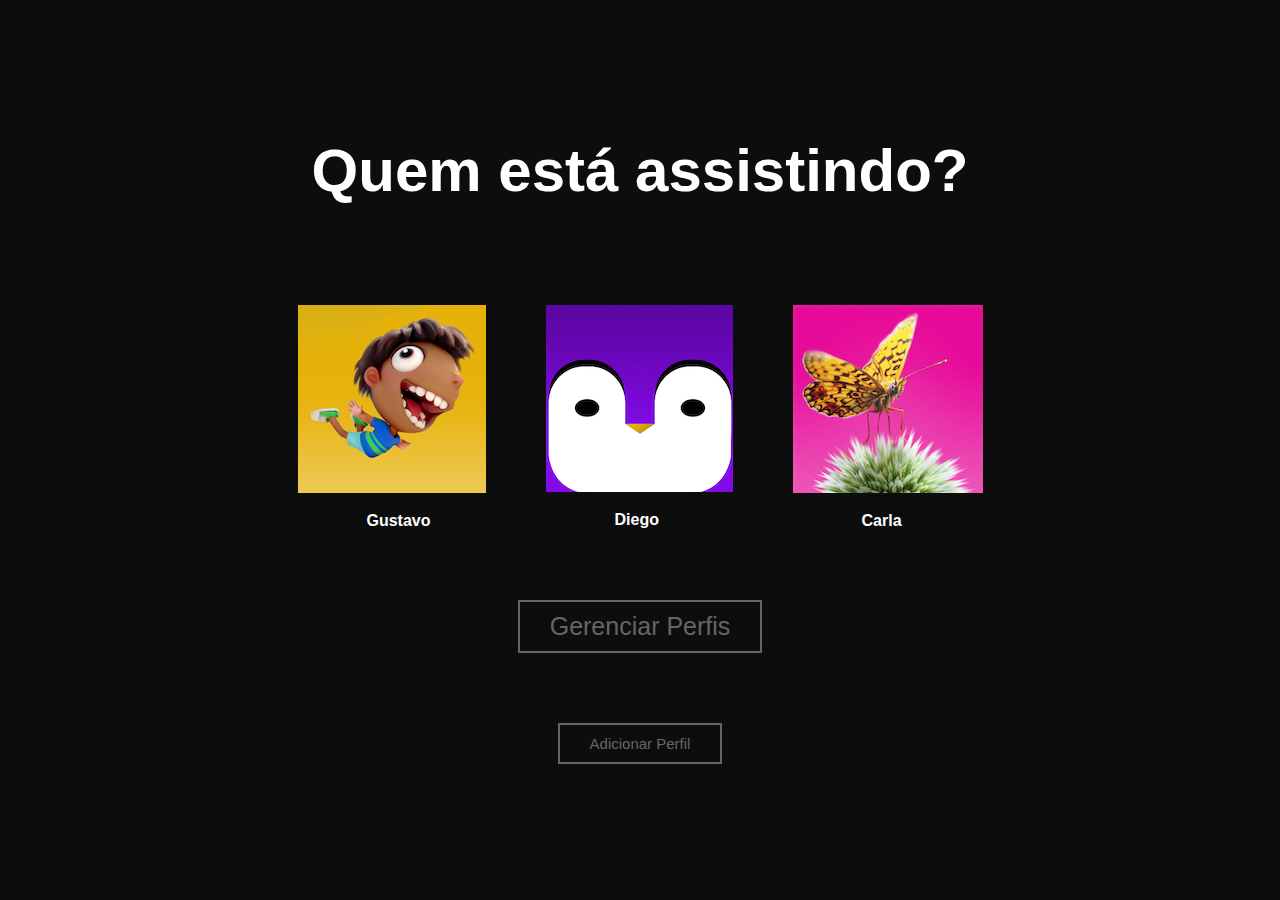
<file: index.html>
<!DOCTYPE html>
<html lang="pt-br">
<head>
    <meta charset="UTF-8">
    <meta name="viewport" content="width=device-width, initial-scale=1.0">
    <link rel="stylesheet" href="style.css">
    <title>Netflix</title>
</head>
<body>
        <div class="site">

            <div class="assistindo">
                <h1>Quem está assistindo?</h1>
            </div>

                <div class="fotoperfil">
                    <div class="perfil1">
                        <a href="perfishtml.html/perfil1.html">
                        <img src="assets/fotoperfil1.png" alt="Foto Perfil 1">
                        </a>
                        <p class="nome1">Gustavo</p>
                    </div>
                    <div class="perfil2">
                        <a href="perfishtml.html/perfil2.html">
                        <img src="assets/fotoperfil2.png" alt="Foto Perfil 2">
                        </a>
                        <p class="nome2">Diego</p>
                        
                    </div>
                    <div class="perfil3">
                        <a href="perfishtml.html/perfil3.html">
                        <img src="assets/fotoperfil3.png" alt="Foto Perfil 3">
                        </a>
                        <p class="nome3">Carla</p>
                        
                    </div>
                    <!-- <div class="nomesperfil">
                        
                        <p class="nome2">Diego</p>
                        <p class="nome3">Carla</p>
                    </div> -->
                </div>

                        <div class="gerenciar">
                            Gerenciar Perfis
                        </div>
                        <div class="adicionar">
                            Adicionar Perfil
                        </div>

        </div>
</body>
</html>
</file>
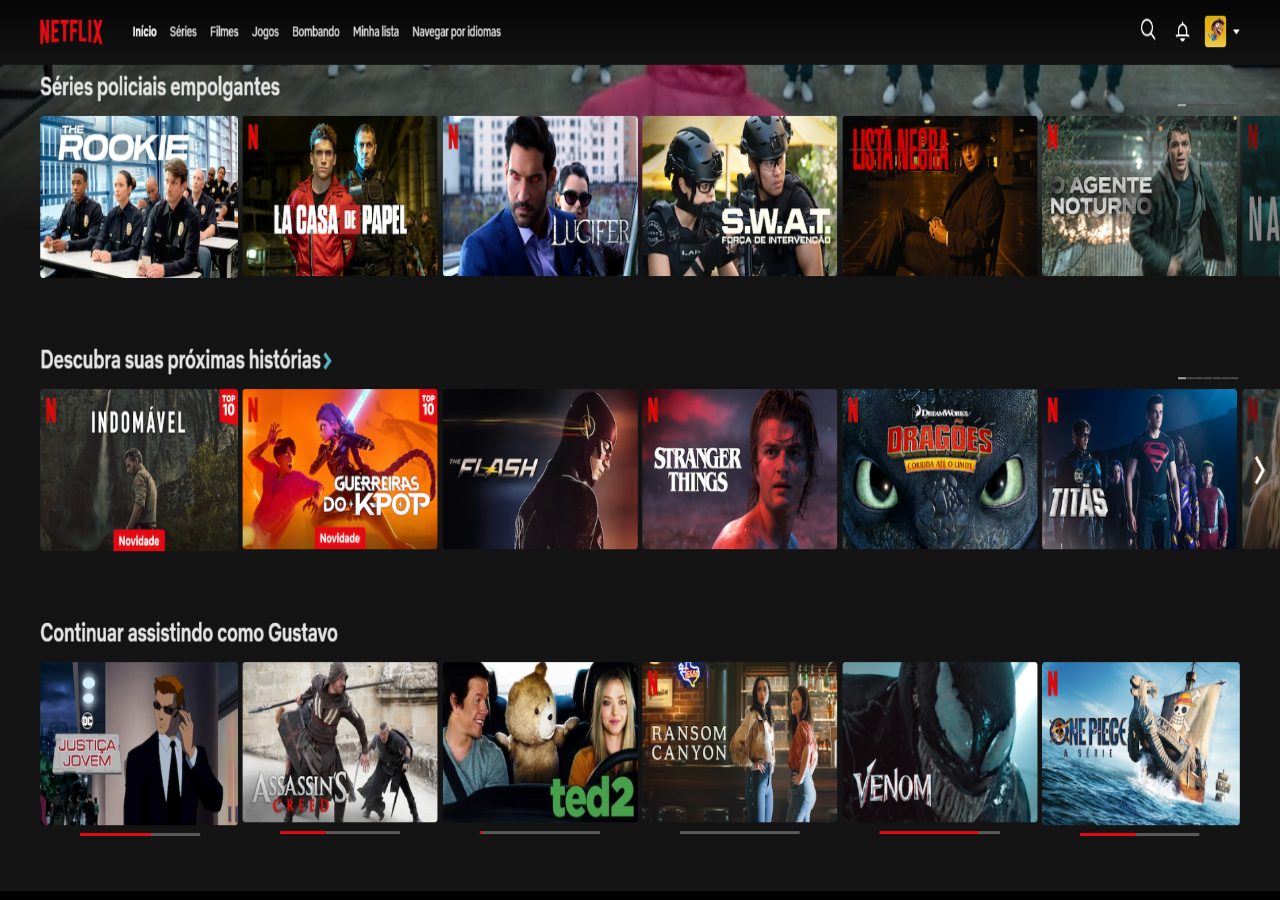
<file: perfishtml.html/perfil1.html>
<!DOCTYPE html>
<html lang="en">
<head>
    <meta charset="UTF-8">
    <meta name="viewport" content="width=device-width, initial-scale=1.0">
    <link rel="stylesheet" href="/perfilcss.css/perfil.css">
    <title>Netflix</title>
</head>
<body>
        <img class="img1" src="/assets/fotoperfil1Net.png" alt="Foto Netflix">
</body>
</html>
</file>
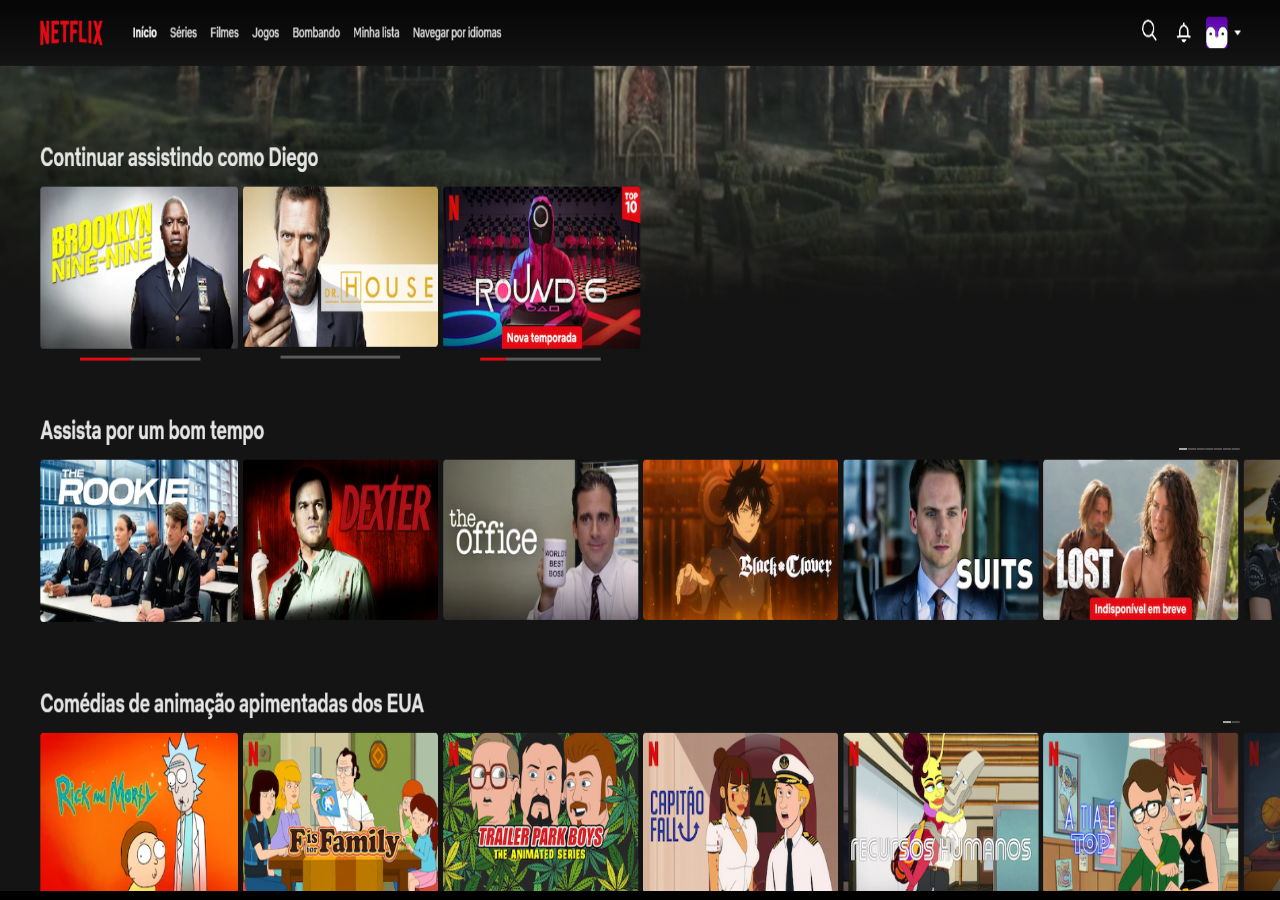
<file: perfishtml.html/perfil2.html>
<!DOCTYPE html>
<html lang="en">
<head>
    <meta charset="UTF-8">
    <meta name="viewport" content="width=device-width, initial-scale=1.0">
    <link rel="stylesheet" href="/perfilcss.css/perfil.css">
    <title>Netflix</title>
</head>
<body>
    <img src="/assets/fotoperfil2Net.png" alt="Foto Netflix 2">
</body>
</html>
</file>
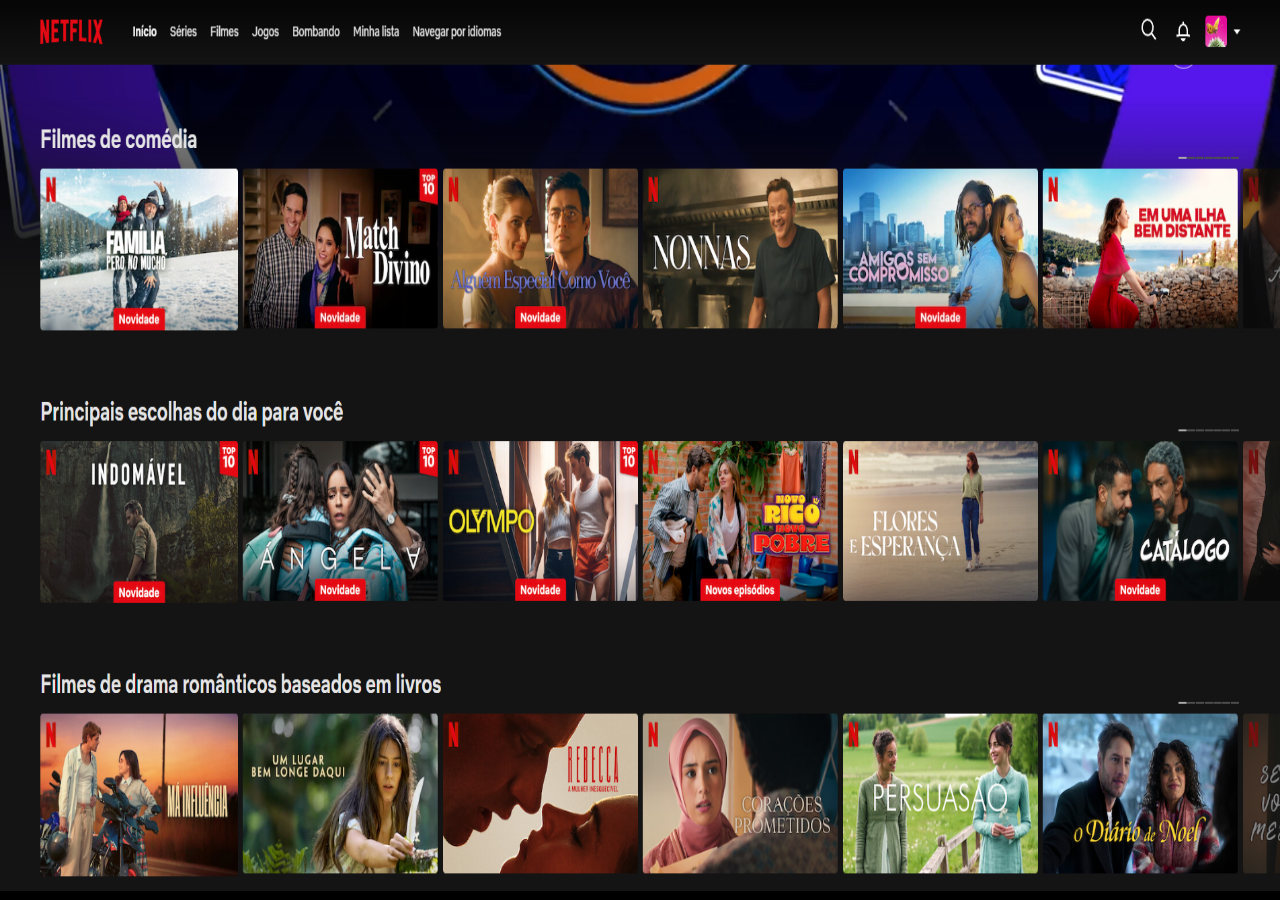
<file: perfishtml.html/perfil3.html>
<!DOCTYPE html>
<html lang="en">
<head>
    <meta charset="UTF-8">
    <meta name="viewport" content="width=device-width, initial-scale=1.0">
    <link rel="stylesheet" href="/perfilcss.css/perfil.css">
    <title>Netflix</title>
</head>
<body>
    <img src="/assets/fotoperfil3Net.png" alt="Foto Netflix 3">
</body>
</html>
</file>
<file: style.css>
*{
    margin: 0;
    padding: 0;
    outline: 0;
    box-sizing: border-box;
}

body{
    font-family: Arial, Helvetica, sans-serif;
}

.site{
    background-color: rgb(14, 13, 13);
    height: 100vh;
    display: flex;
    flex-direction: column;
    align-items: center;
    justify-content: center;
}

.assistindo{
    font-size: 30px;
    display: flex;
    flex-direction: column;
    align-items: center;
    justify-content: center;
    color: white;
    margin-bottom: 100px;
}

.fotoperfil{
    display: flex;
    flex-direction: row;
}

.fotoperfil img{
    margin: 0 30px;
    cursor: pointer;
    transition: 0.4s;
}

.fotoperfil img:hover{
    border: 1px solid white;
    border-radius: 50%;
}

.fotoperfil p{
    color: white;
    padding-left: 99px;
    margin-top: 15px;
    font-weight: bold;
}

.gerenciar{
    color: rgb(102, 101, 101);
    font-size: 25px;
    border: 2px solid rgb(102, 101, 101);
    padding: 10px 30px;
    margin-top: 70px;
    transition: 0.2s;
}

.gerenciar:hover{
    cursor: pointer;
    color: white;
    border: solid white;
}

.adicionar{
    color: rgb(102, 101, 101);
    font-size: 15px;
    border: 2px solid rgb(102, 101, 101);
    padding: 10px 30px;
    margin-top: 70px;
    transition: 0.2s;
}

.adicionar:hover{
    cursor: pointer;
    color: white;
    border: solid white;
}
</file>
<file: perfilcss.css/perfil.css>
*{
    margin: 0;
    padding: 0;
    outline: 0;
    box-sizing: border-box;
    height: 99vh;
    width: 100%;
    background-color: black;
}
</file>
